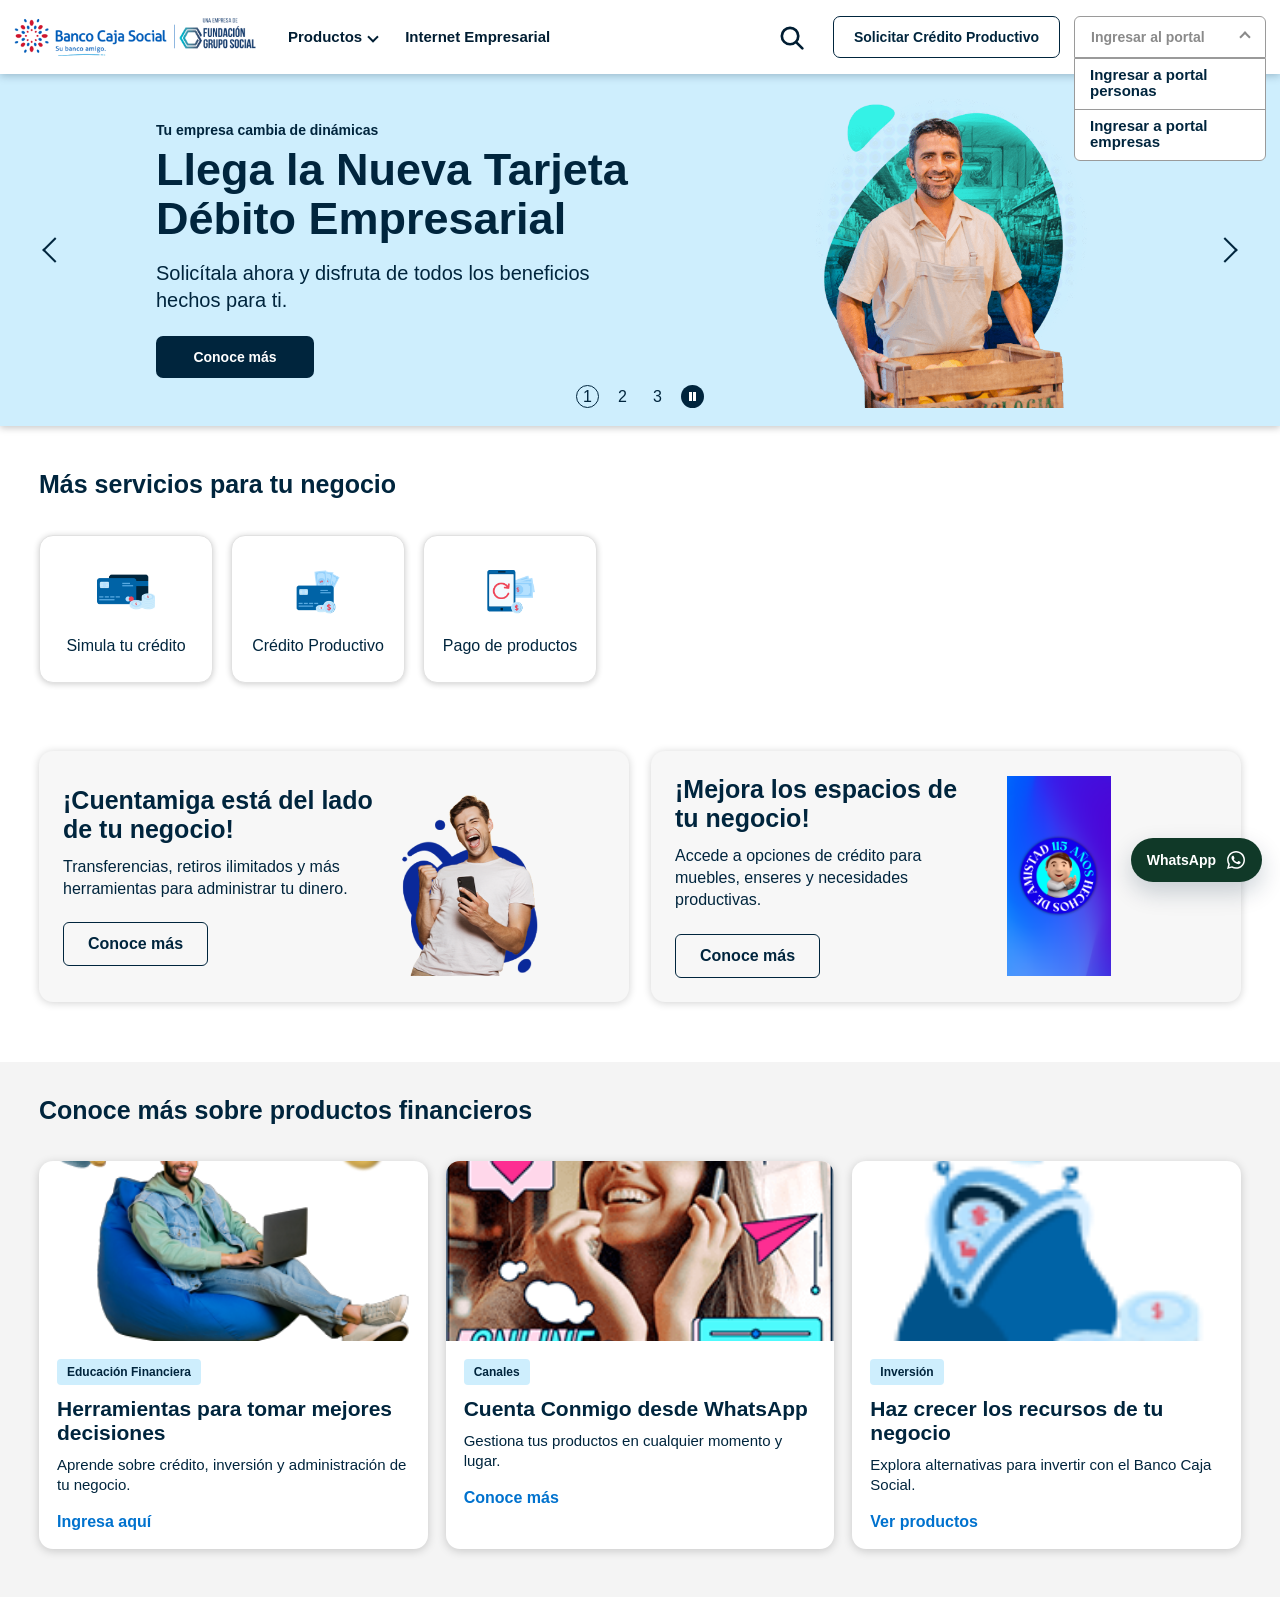
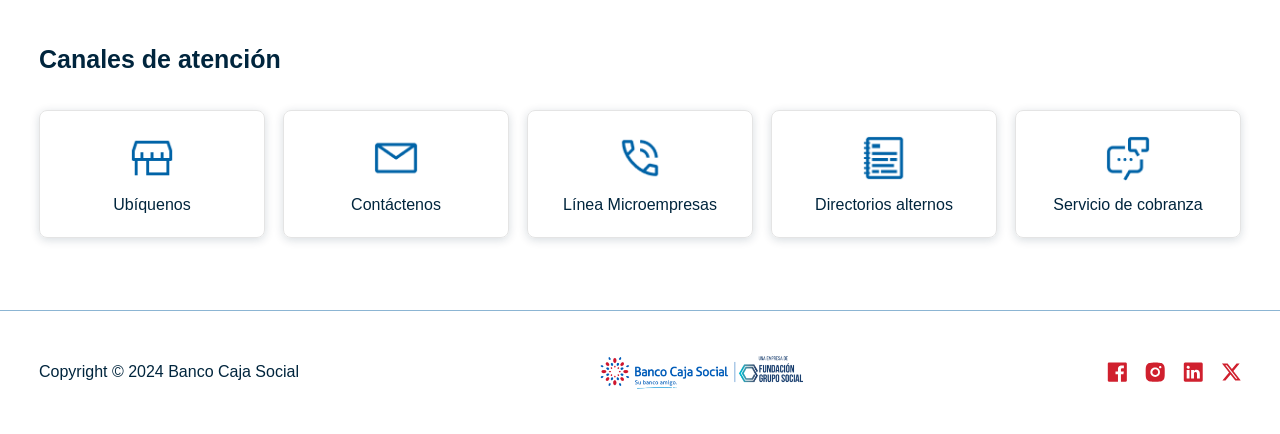
<file: pages/empresarios.html>
<!DOCTYPE html>
<html lang="es-CO">
<head>
  <meta charset="UTF-8">
  <meta name="viewport" content="width=device-width, initial-scale=1.0">
  <meta name="description" content="Productos financieros para negocios y emprendedores del Banco Caja Social.">
  <title>Productos financieros para negocios y emprendedores</title>
  <link rel="icon" type="image/webp" href="../Images/iso-ban-caja-social.webp">
  <link rel="stylesheet" href="empresarios.css">
</head>
<body class="empresarios-page">
  <header class="business-header">
    <div class="topbar">
      <div class="container topbar-content">
        <nav class="audience-tabs" aria-label="Tipo de cliente">
          <a class="tab" href="../index.html">Personas</a>
          <a class="tab active" href="empresarios.html">Empresarios</a>
          <a class="tab" href="empresas.html">Empresas</a>
        </nav>

        <div class="topbar-links">
          <a href="#">Transparencia</a>
          <a href="#">Accesibilidad</a>
          <span class="accessibility-icon" aria-hidden="true">
            <svg viewBox="0 0 24 24">
              <circle cx="12" cy="12" r="9.4"></circle>
              <circle cx="12" cy="6.9" r="1.45"></circle>
              <path d="M6.8 9.5h10.4M12 8.8v5.1m0 0-3.2 5.1m3.2-5.1 3.2 5.1m-3.2-5.1-2.8-1.8m2.8 1.8 2.8-1.8"></path>
            </svg>
          </span>
        </div>
      </div>
    </div>

    <nav class="main-nav">
      <div class="container nav-layout">
        <a class="brand" href="empresarios.html">
          <img src="../Images/Logo-Banco-Caja-Social.png" alt="Banco Caja Social">
        </a>

        <button class="menu-toggle" type="button" aria-expanded="false" aria-controls="business-menu">
          <span>Menú</span>
          <i aria-hidden="true"></i>
        </button>

        <div class="nav-menu" id="business-menu">
          <ul class="primary-links">
            <li class="has-mega">
              <button type="button" class="nav-link">Productos <span aria-hidden="true"></span></button>
              <div class="mega-menu">
                <div class="mega-layout">
                  <div class="mega-categories">
                    <a class="active" href="#">Pagos y Recaudos</a>
                    <a href="#">Cuentas Bancarias</a>
                    <a href="#">Crédito Microempresa</a>
                    <a href="#">Inversión</a>
                    <a href="#">Seguros</a>
                    <a href="#">Tarjetas de Crédito</a>
                  </div>
                  <div class="mega-products">
                    <a href="#">Recaudo</a>
                    <a href="#">Adquirencia</a>
                    <a href="#">Pagos a Terceros</a>
                    <a href="#">Pagos de Nómina</a>
                    <a href="#">Ver todos los productos</a>
                  </div>
                  <img src="../Images/imagen-menu-personas.png" alt="">
                </div>
              </div>
            </li>
            <li><a class="nav-link" href="#">Internet Empresarial</a></li>
          </ul>

          <div class="nav-actions">
            <button class="search-button" type="button" aria-label="Buscar">
              <svg viewBox="0 0 24 24" aria-hidden="true">
                <circle cx="10.8" cy="10.8" r="6.8"></circle>
                <path d="m16 16 5 5"></path>
              </svg>
            </button>
            <a class="btn btn-outline" href="#">Solicitar Crédito Productivo</a>
            <div class="portal-dropdown open">
              <button class="btn btn-primary" type="button" aria-expanded="true">
                Ingresar al portal
                <span aria-hidden="true"></span>
              </button>
              <ul>
                <li><a href="portal-personas.html">Ingresar a portal personas</a></li>
                <li><a href="portal-personas-anterior.html">Ingresar a portal empresas</a></li>
              </ul>
            </div>
          </div>
        </div>
      </div>
    </nav>
  </header>

  <main>
    <section class="hero-carousel" aria-label="Promociones para empresarios">
      <div class="hero-track">
        <article class="hero-slide active hero-blue">
          <div class="container hero-layout">
            <div class="hero-media">
              <img src="../Images/Banner2.png" alt="Empresario con caja de productos">
            </div>
            <div class="hero-copy">
              <p>Tu empresa cambia de dinámicas</p>
              <h1>Llega la Nueva Tarjeta Débito Empresarial</h1>
              <span>Solicítala ahora y disfruta de todos los beneficios hechos para ti.</span>
              <a class="btn btn-dark" href="#">Conoce más</a>
            </div>
          </div>
        </article>

        <article class="hero-slide hero-indigo">
          <div class="container hero-layout">
            <div class="hero-media">
              <img src="../Images/1108-dest-compra-de-cartera.png" alt="Cliente de crédito productivo">
            </div>
            <div class="hero-copy">
              <p>Crédito Productivo</p>
              <h1>Para que tu negocio siga creciendo</h1>
              <span>Accede a financiación y transforma tus metas en logros reales.</span>
              <a class="btn btn-dark" href="#">¡Inicia tu solicitud!</a>
            </div>
          </div>
        </article>

        <article class="hero-slide hero-yellow">
          <div class="container hero-layout">
            <div class="hero-media">
              <img src="../Images/cuentas.png" alt="Producto financiero para negocios">
            </div>
            <div class="hero-copy">
              <p>Cuentas Bancarias</p>
              <h1>¡Cuentamiga está del lado de tu negocio!</h1>
              <span>Transferencias, retiros ilimitados y más servicios para tu operación.</span>
              <a class="btn btn-dark" href="#">Conoce más</a>
            </div>
          </div>
        </article>
      </div>

      <button class="carousel-arrow prev" type="button" aria-label="Anterior"></button>
      <button class="carousel-arrow next" type="button" aria-label="Siguiente"></button>
      <div class="carousel-indicators" aria-label="Cambiar diapositiva">
        <button class="active" type="button" aria-label="Diapositiva 1">1</button>
        <button type="button" aria-label="Diapositiva 2">2</button>
        <button type="button" aria-label="Diapositiva 3">3</button>
        <button class="pause" type="button" aria-label="Pausar carrusel"><span></span></button>
      </div>
    </section>

    <section class="container services-section">
      <h2>Más servicios para tu negocio</h2>
      <div class="quick-grid">
        <a class="quick-card" href="#">
          <img src="../Images/cuentas.png" alt="">
          <span>Simula tu crédito</span>
        </a>
        <a class="quick-card" href="#">
          <img src="../Images/cuentamiga.png" alt="">
          <span>Crédito Productivo</span>
        </a>
        <a class="quick-card" href="#">
          <img src="../Images/Recargas-PSE.png" alt="">
          <span>Pago de productos</span>
        </a>
      </div>
    </section>

    <section class="container business-cards">
      <article class="feature-card">
        <div>
          <h2>¡Cuentamiga está del lado de tu negocio!</h2>
          <p>Transferencias, retiros ilimitados y más herramientas para administrar tu dinero.</p>
          <a class="outline-link" href="#">Conoce más</a>
        </div>
        <img src="../Images/1109-banpubli-recargas-pse.png" alt="Persona usando servicios digitales">
      </article>

      <article class="feature-card">
        <div>
          <h2>¡Mejora los espacios de tu negocio!</h2>
          <p>Accede a opciones de crédito para muebles, enseres y necesidades productivas.</p>
          <a class="outline-link" href="#">Conoce más</a>
        </div>
        <img src="../Images/1901-cardgr-115anos.png" alt="Emprendedores y clientes del banco">
      </article>
    </section>

    <section class="more-info">
      <div class="container">
        <h2>Conoce más sobre productos financieros</h2>
        <div class="info-grid">
          <article class="info-card">
            <img src="../Images/Recom-pq-amigos-de-las-finanzas.png" alt="">
            <div>
              <span>Educación Financiera</span>
              <h3>Herramientas para tomar mejores decisiones</h3>
              <p>Aprende sobre crédito, inversión y administración de tu negocio.</p>
              <a href="#">Ingresa aquí</a>
            </div>
          </article>
          <article class="info-card">
            <img src="../Images/2611-recom-pq-whatsapp.png" alt="">
            <div>
              <span>Canales</span>
              <h3>Cuenta Conmigo desde WhatsApp</h3>
              <p>Gestiona tus productos en cualquier momento y lugar.</p>
              <a href="#">Conoce más</a>
            </div>
          </article>
          <article class="info-card">
            <img src="../Images/cdt.png" alt="">
            <div>
              <span>Inversión</span>
              <h3>Haz crecer los recursos de tu negocio</h3>
              <p>Explora alternativas para invertir con el Banco Caja Social.</p>
              <a href="#">Ver productos</a>
            </div>
          </article>
        </div>
      </div>
    </section>

    <section class="container channels-section">
      <h2>Canales de atención</h2>
      <div class="channel-grid">
        <a class="channel-card" href="#"><img src="../Images/ubiquenos.png" alt=""><span>Ubíquenos</span></a>
        <a class="channel-card" href="#"><img src="../Images/contactenos.png" alt=""><span>Contáctenos</span></a>
        <a class="channel-card" href="#"><img src="../Images/lineas-de-atencion.png" alt=""><span>Línea Microempresas</span></a>
        <a class="channel-card" href="#"><img src="../Images/directorios-alternos.png" alt=""><span>Directorios alternos</span></a>
        <a class="channel-card" href="#"><img src="../Images/lineas-de-cobranza.png" alt=""><span>Servicio de cobranza</span></a>
      </div>
    </section>
  </main>

  <footer class="business-footer">
    <div class="container footer-layout">
      <p>Copyright © 2024 Banco Caja Social</p>
      <img src="../Images/Logo-Banco-Caja-Social.png" alt="Banco Caja Social">
      <div class="footer-social" aria-label="Redes sociales">
        <a href="#"><img src="../Images/Logo_Facebook.svg" alt="Facebook"></a>
        <a href="#"><img src="../Images/Logo_instagram.svg" alt="Instagram"></a>
        <a href="#"><img src="../Images/Logo_linkendin.svg" alt="LinkedIn"></a>
        <a href="#"><img src="../Images/Logo_twitter.svg" alt="X"></a>
      </div>
    </div>
  </footer>

  <a class="whatsapp-button" href="https://api.whatsapp.com/send?phone=573176436683&text=Hola%2C+necesito+ayuda+" target="_blank" rel="noopener" aria-label="Abrir WhatsApp Banco Caja Social">
    <span>WhatsApp</span>
    <img src="../Images/whatsapp-logo.svg" alt="">
  </a>

  <script src="empresarios.js"></script>
</body>
</html>
</file>
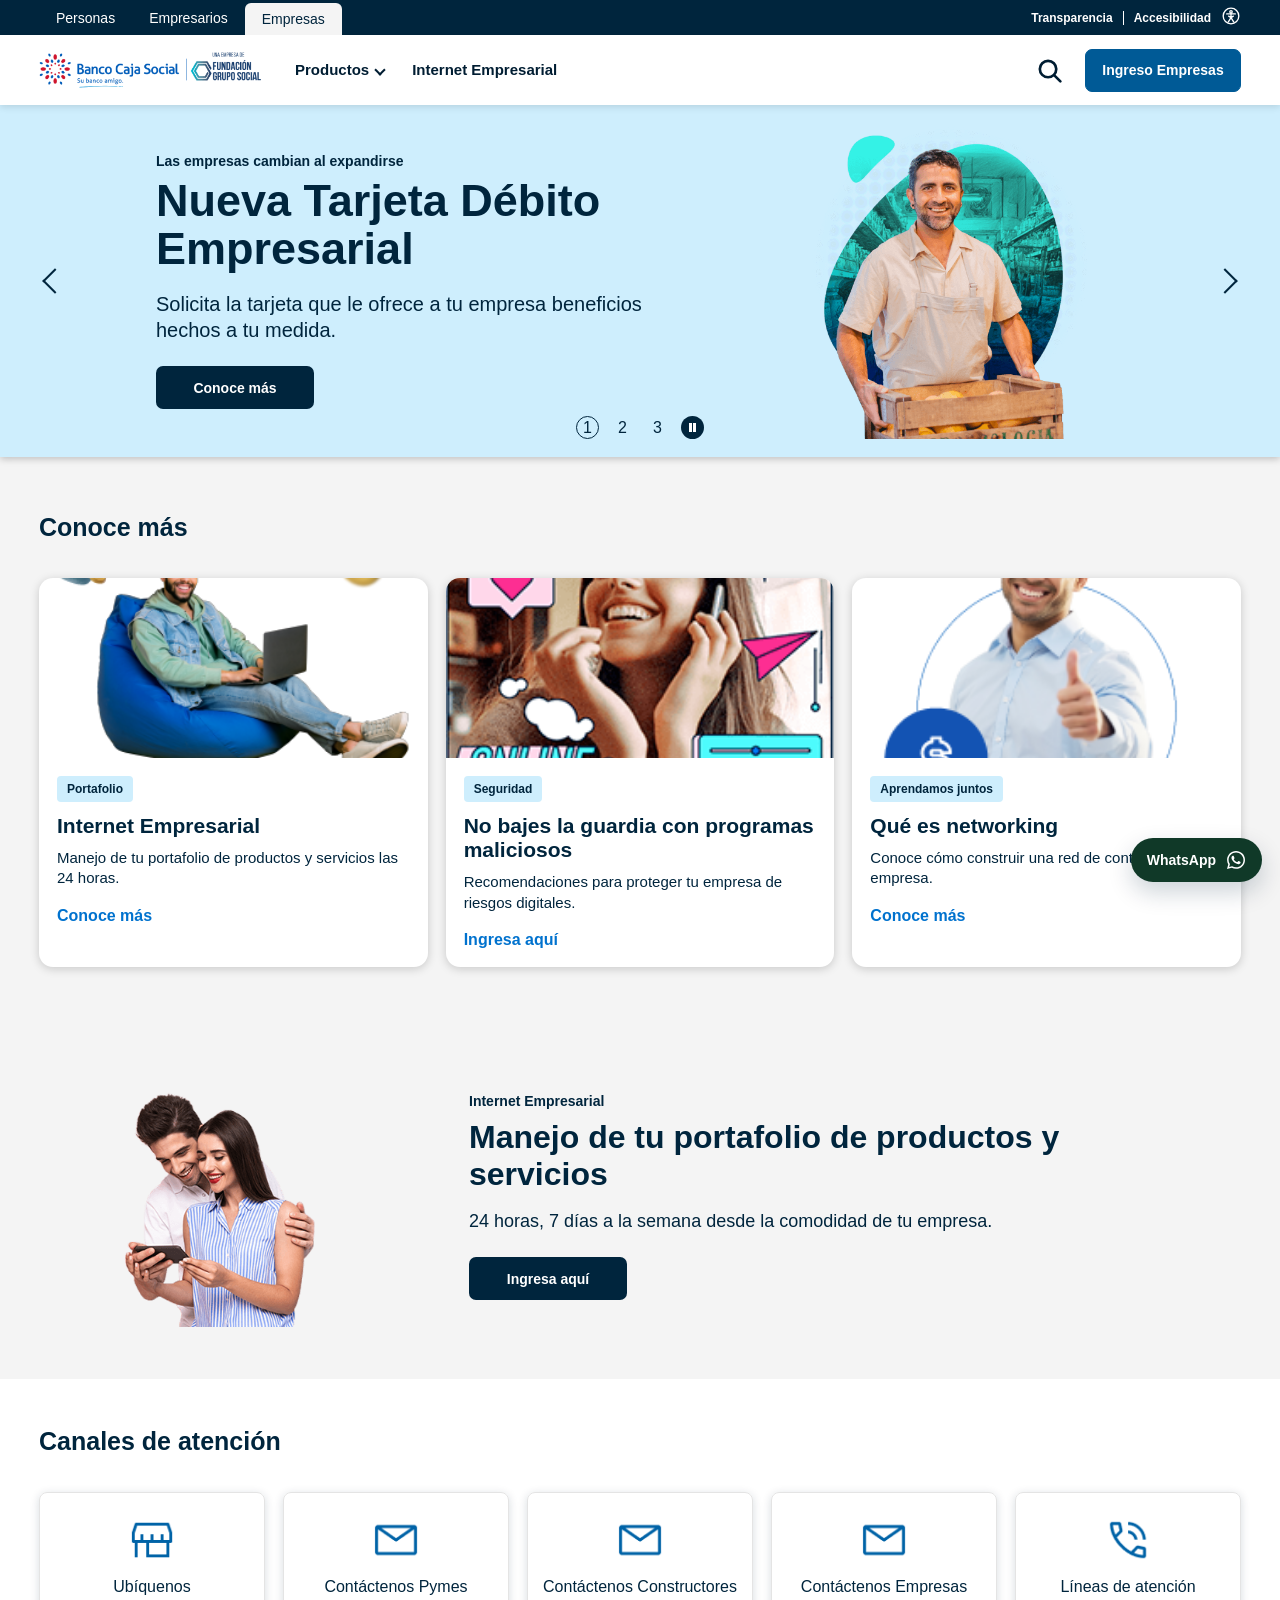
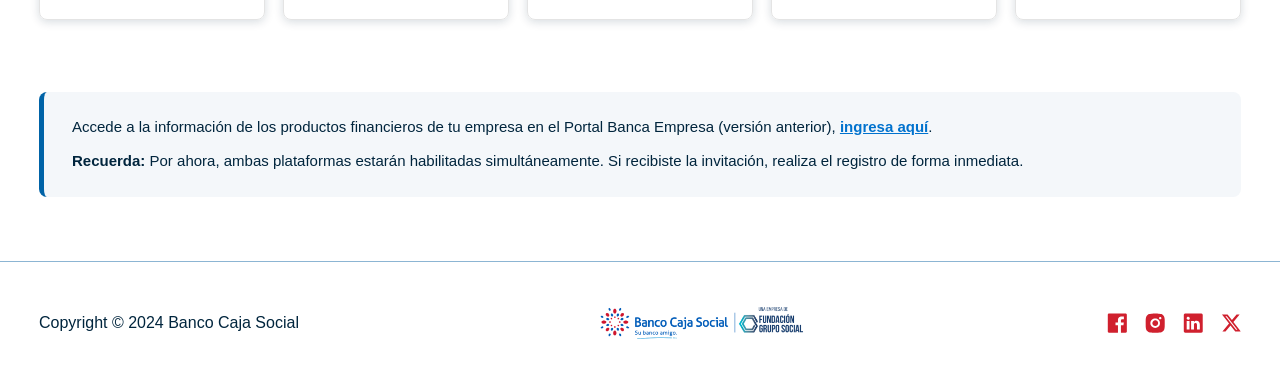
<file: pages/empresas.html>
<!DOCTYPE html>
<html lang="es-CO">
<head>
  <meta charset="UTF-8">
  <meta name="viewport" content="width=device-width, initial-scale=1.0">
  <meta name="description" content="Banca empresarial del Banco Caja Social con soluciones financieras para empresas.">
  <title>Banca empresarial | Banco Caja Social</title>
  <link rel="icon" type="image/webp" href="../Images/iso-ban-caja-social.webp">
  <link rel="stylesheet" href="empresarios.css">
</head>
<body>
  <header class="business-header">
    <div class="topbar">
      <div class="container topbar-content">
        <nav class="audience-tabs" aria-label="Tipo de cliente">
          <a class="tab" href="../index.html">Personas</a>
          <a class="tab" href="empresarios.html">Empresarios</a>
          <a class="tab active" href="empresas.html">Empresas</a>
        </nav>

        <div class="topbar-links">
          <a href="#">Transparencia</a>
          <a href="#">Accesibilidad</a>
          <span class="accessibility-icon" aria-hidden="true">
            <svg viewBox="0 0 24 24">
              <circle cx="12" cy="12" r="9.4"></circle>
              <circle cx="12" cy="6.9" r="1.45"></circle>
              <path d="M6.8 9.5h10.4M12 8.8v5.1m0 0-3.2 5.1m3.2-5.1 3.2 5.1m-3.2-5.1-2.8-1.8m2.8 1.8 2.8-1.8"></path>
            </svg>
          </span>
        </div>
      </div>
    </div>

    <nav class="main-nav">
      <div class="container nav-layout">
        <a class="brand" href="empresas.html">
          <img src="../Images/Logo-Banco-Caja-Social.png" alt="Banco Caja Social">
        </a>

        <button class="menu-toggle" type="button" aria-expanded="false" aria-controls="business-menu">
          <span>Menú</span>
          <i aria-hidden="true"></i>
        </button>

        <div class="nav-menu" id="business-menu">
          <ul class="primary-links">
            <li class="has-mega">
              <button type="button" class="nav-link">Productos <span aria-hidden="true"></span></button>
              <div class="mega-menu">
                <div class="mega-layout">
                  <div class="mega-categories">
                    <a class="active" href="#">Pagos y Recaudos</a>
                    <a href="#">Cuentas Bancarias</a>
                    <a href="#">Inversión</a>
                    <a href="#">Crédito Empresas</a>
                    <a href="#">Tarjetas de Crédito</a>
                  </div>
                  <div class="mega-products">
                    <a href="#">Recaudo</a>
                    <a href="#">Adquirencia</a>
                    <a href="#">Débito Automático</a>
                    <a href="#">Botón de Pagos PSE</a>
                    <a href="#">Pagos de Nómina</a>
                    <a href="#">Pagos a Terceros</a>
                    <a href="#">Ver todos los productos</a>
                  </div>
                  <img src="../Images/imagen-menu-personas.png" alt="">
                </div>
              </div>
            </li>
            <li><a class="nav-link" href="#">Internet Empresarial</a></li>
          </ul>

          <div class="nav-actions">
            <button class="search-button" type="button" aria-label="Buscar">
              <svg viewBox="0 0 24 24" aria-hidden="true">
                <circle cx="10.8" cy="10.8" r="6.8"></circle>
                <path d="m16 16 5 5"></path>
              </svg>
            </button>
            <a class="btn btn-primary single-login" href="portal-personas-anterior.html">Ingreso Empresas</a>
          </div>
        </div>
      </div>
    </nav>
  </header>

  <main>
    <section class="hero-carousel" aria-label="Banca empresarial">
      <div class="hero-track">
        <article class="hero-slide active hero-blue">
          <div class="container hero-layout">
            <div class="hero-media">
              <img src="../Images/Banner2.png" alt="Tarjeta débito empresarial">
            </div>
            <div class="hero-copy">
              <p>Las empresas cambian al expandirse</p>
              <h1>Nueva Tarjeta Débito Empresarial</h1>
              <span>Solicita la tarjeta que le ofrece a tu empresa beneficios hechos a tu medida.</span>
              <a class="btn btn-dark" href="#">Conoce más</a>
            </div>
          </div>
        </article>

        <article class="hero-slide hero-indigo">
          <div class="container hero-layout">
            <div class="hero-media">
              <img src="../Images/cuentamiga.png" alt="Cuentamiga empresarial">
            </div>
            <div class="hero-copy">
              <p>Cuentas Bancarias</p>
              <h1>Cuentamiga Empresarial</h1>
              <span>Transfiere sin costo y administra recursos con herramientas para tu empresa.</span>
              <a class="btn btn-dark" href="#">Conoce más</a>
            </div>
          </div>
        </article>

        <article class="hero-slide hero-yellow">
          <div class="container hero-layout">
            <div class="hero-media">
              <img src="../Images/cuentas.png" alt="Cuenta corriente empresarial">
            </div>
            <div class="hero-copy">
              <p>Cuentas Bancarias</p>
              <h1>Cuenta Corriente</h1>
              <span>Diseñada para facilitar el manejo de los recursos de tu empresa.</span>
              <a class="btn btn-dark" href="#">Ingresa aquí</a>
            </div>
          </div>
        </article>
      </div>

      <button class="carousel-arrow prev" type="button" aria-label="Anterior"></button>
      <button class="carousel-arrow next" type="button" aria-label="Siguiente"></button>
      <div class="carousel-indicators" aria-label="Cambiar diapositiva">
        <button class="active" type="button" aria-label="Diapositiva 1">1</button>
        <button type="button" aria-label="Diapositiva 2">2</button>
        <button type="button" aria-label="Diapositiva 3">3</button>
        <button class="pause" type="button" aria-label="Pausar carrusel"><span></span></button>
      </div>
    </section>

    <section class="more-info company-more">
      <div class="container">
        <h2>Conoce más</h2>
        <div class="info-grid">
          <article class="info-card">
            <img src="../Images/Recom-pq-amigos-de-las-finanzas.png" alt="">
            <div>
              <span>Portafolio</span>
              <h3>Internet Empresarial</h3>
              <p>Manejo de tu portafolio de productos y servicios las 24 horas.</p>
              <a href="#">Conoce más</a>
            </div>
          </article>
          <article class="info-card">
            <img src="../Images/2611-recom-pq-whatsapp.png" alt="">
            <div>
              <span>Seguridad</span>
              <h3>No bajes la guardia con programas maliciosos</h3>
              <p>Recomendaciones para proteger tu empresa de riesgos digitales.</p>
              <a href="#">Ingresa aquí</a>
            </div>
          </article>
          <article class="info-card">
            <img src="../Images/1108-dest-compra-de-cartera.png" alt="">
            <div>
              <span>Aprendamos juntos</span>
              <h3>Qué es networking</h3>
              <p>Conoce cómo construir una red de contactos para tu empresa.</p>
              <a href="#">Conoce más</a>
            </div>
          </article>
        </div>
      </div>
    </section>

    <section class="company-banner">
      <div class="container company-banner-layout">
        <img src="../Images/mi-banco-amigo-evento.png" alt="Internet empresarial">
        <div>
          <p>Internet Empresarial</p>
          <h2>Manejo de tu portafolio de productos y servicios</h2>
          <span>24 horas, 7 días a la semana desde la comodidad de tu empresa.</span>
          <a class="btn btn-dark" href="#">Ingresa aquí</a>
        </div>
      </div>
    </section>

    <section class="container channels-section">
      <h2>Canales de atención</h2>
      <div class="channel-grid">
        <a class="channel-card" href="#"><img src="../Images/ubiquenos.png" alt=""><span>Ubíquenos</span></a>
        <a class="channel-card" href="#"><img src="../Images/contactenos.png" alt=""><span>Contáctenos Pymes</span></a>
        <a class="channel-card" href="#"><img src="../Images/contactenos.png" alt=""><span>Contáctenos Constructores</span></a>
        <a class="channel-card" href="#"><img src="../Images/contactenos.png" alt=""><span>Contáctenos Empresas</span></a>
        <a class="channel-card" href="#"><img src="../Images/lineas-de-atencion.png" alt=""><span>Líneas de atención</span></a>
      </div>
    </section>

    <section class="container company-reminder">
      <p>
        Accede a la información de los productos financieros de tu empresa en el Portal Banca Empresa
        (versión anterior), <a href="portal-personas-anterior.html">ingresa aquí</a>.
      </p>
      <p>
        <strong>Recuerda:</strong> Por ahora, ambas plataformas estarán habilitadas simultáneamente.
        Si recibiste la invitación, realiza el registro de forma inmediata.
      </p>
    </section>
  </main>

  <footer class="business-footer">
    <div class="container footer-layout">
      <p>Copyright © 2024 Banco Caja Social</p>
      <img src="../Images/Logo-Banco-Caja-Social.png" alt="Banco Caja Social">
      <div class="footer-social" aria-label="Redes sociales">
        <a href="#"><img src="../Images/Logo_Facebook.svg" alt="Facebook"></a>
        <a href="#"><img src="../Images/Logo_instagram.svg" alt="Instagram"></a>
        <a href="#"><img src="../Images/Logo_linkendin.svg" alt="LinkedIn"></a>
        <a href="#"><img src="../Images/Logo_twitter.svg" alt="X"></a>
      </div>
    </div>
  </footer>

  <a class="whatsapp-button" href="https://api.whatsapp.com/send?phone=573176436683&text=Hola%2C+necesito+ayuda+" target="_blank" rel="noopener" aria-label="Abrir WhatsApp Banco Caja Social">
    <span>WhatsApp</span>
    <img src="../Images/whatsapp-logo.svg" alt="">
  </a>

  <script src="empresarios.js"></script>
</body>
</html>
</file>
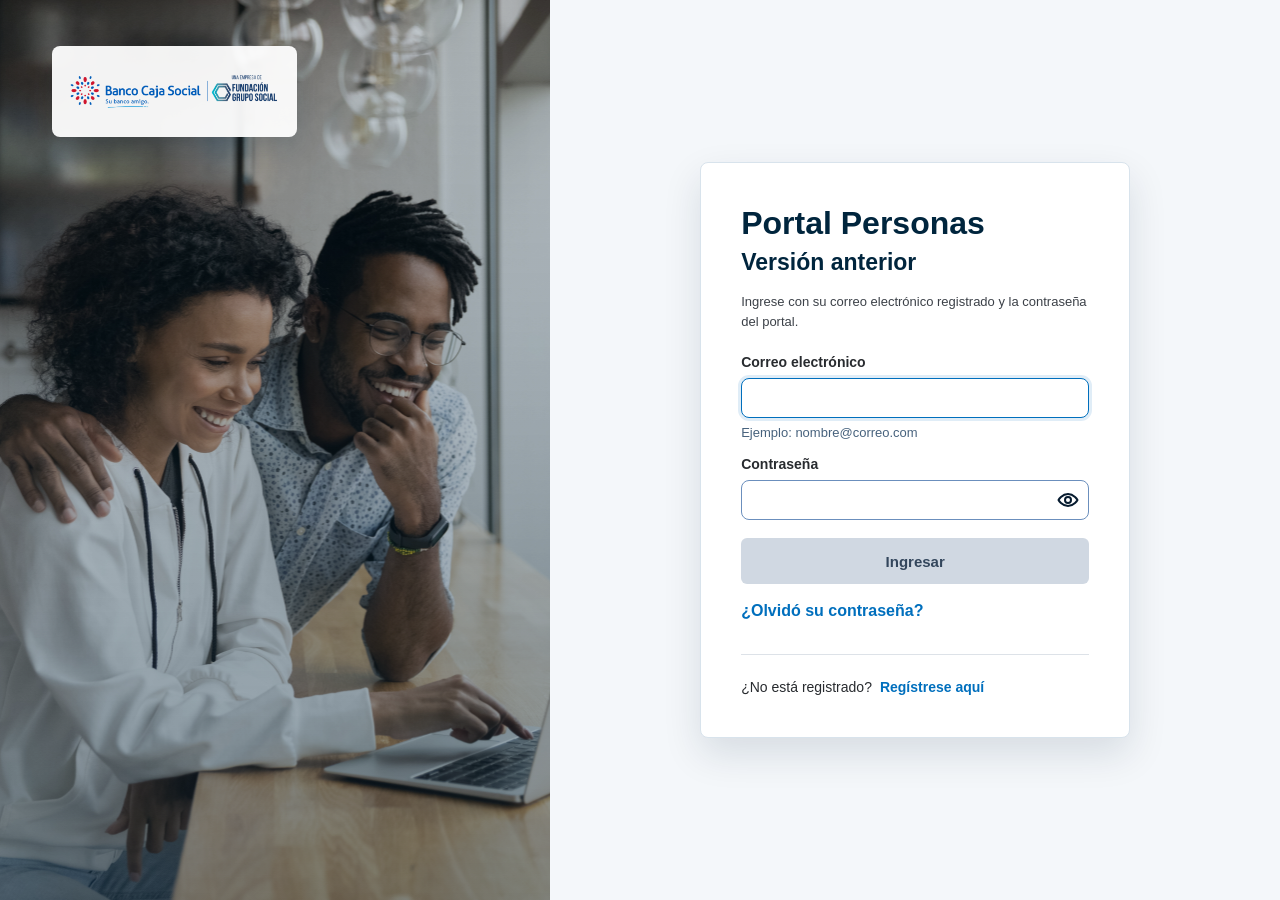
<file: pages/portal-personas-anterior.html>
<!DOCTYPE html>
<html lang="es">
<head>
  <meta charset="UTF-8">
  <meta name="viewport" content="width=device-width, initial-scale=1.0">
  <meta name="robots" content="noindex, nofollow">
  <title>Inicio de sesi&oacute;n - Portal Personas versi&oacute;n anterior</title>
  <link rel="icon" type="image/webp" href="../Images/iso-ban-caja-social.webp">
  <link rel="stylesheet" href="portal-login.css">
</head>
<body>
  <main class="login-page login-page-legacy">
    <section class="legacy-hero" aria-label="Portal Personas versi&oacute;n anterior">
      <img class="brand-logo" src="../Images/Logo-Banco-Caja-Social.png" alt="Banco Caja Social. Su banco amigo. Una empresa de Fundaci&oacute;n Grupo Social.">
    </section>

    <section class="legacy-panel" aria-labelledby="legacy-title">
      <div class="legacy-card">
        <h1 id="legacy-title">Portal Personas<br><span>Versi&oacute;n anterior</span></h1>
        <p class="login-help">
          Ingrese con su correo electr&oacute;nico registrado y la contrase&ntilde;a del portal.
        </p>

        <form class="login-form" action="#" method="post" novalidate>
          <div class="form-field">
            <label for="legacy-email">Correo electr&oacute;nico</label>
            <input id="legacy-email" name="email" type="email" autocomplete="email" autofocus>
            <small>Ejemplo: nombre@correo.com</small>
            <p class="input-error" id="legacy-email-error" hidden>
              Ingrese un correo electr&oacute;nico v&aacute;lido.
            </p>
          </div>

          <div class="form-field">
            <label for="legacy-password">Contrase&ntilde;a</label>
            <div class="password-wrap">
              <input id="legacy-password" name="password" type="password" autocomplete="current-password">
              <button class="password-toggle" type="button" aria-label="Mostrar contrase&ntilde;a" aria-controls="legacy-password">
                <svg viewBox="0 0 24 24" aria-hidden="true" focusable="false">
                  <path d="M2.5 12s3.4-6 9.5-6 9.5 6 9.5 6-3.4 6-9.5 6-9.5-6-9.5-6Z"></path>
                  <circle cx="12" cy="12" r="3"></circle>
                </svg>
              </button>
            </div>
            <p class="input-error" id="legacy-password-error" hidden>
              Ingrese su contrase&ntilde;a.
            </p>
          </div>

          <div class="legacy-actions">
            <button class="primary-square-button" id="legacy-next-button" type="submit" disabled>Ingresar</button>
            <a href="recuperar-contrasena.html">&iquest;Olvid&oacute; su contrase&ntilde;a?</a>
          </div>
        </form>

        <div class="legacy-register">
          <span>&iquest;No est&aacute; registrado?</span>
          <a href="registro.html">Reg&iacute;strese aqu&iacute;</a>
        </div>
      </div>
    </section>
  </main>

  <script src="portal-login.js"></script>
</body>
</html>
</file>
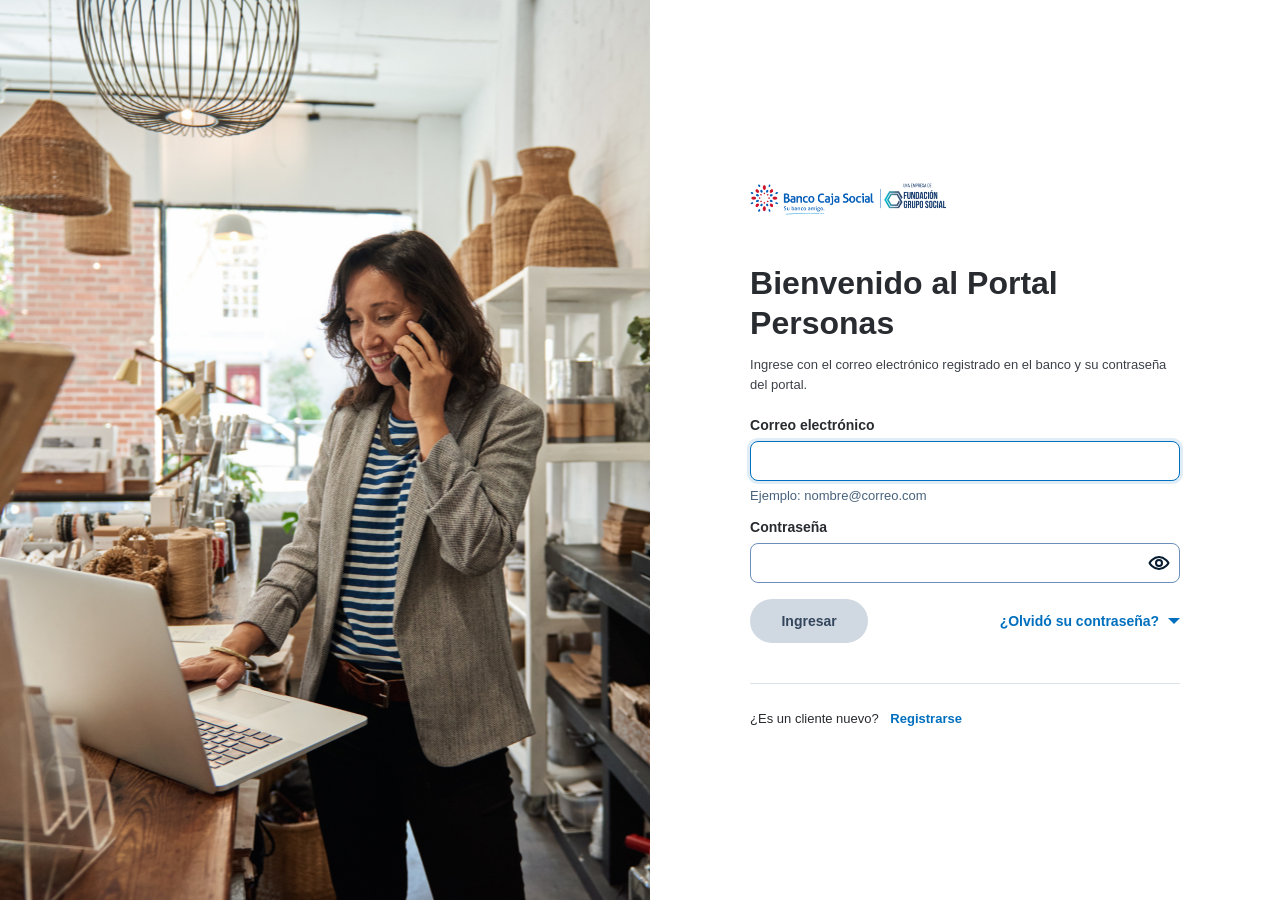
<file: pages/portal-personas.html>
﻿<!DOCTYPE html>
<html lang="es">
<head>
  <meta charset="UTF-8">
  <meta name="viewport" content="width=device-width, initial-scale=1.0">
  <meta name="robots" content="noindex, nofollow">
  <title>Inicio de sesión - Portal Personas Banco Caja Social</title>
  <link rel="icon" type="image/webp" href="../Images/iso-ban-caja-social.webp">
  <link rel="stylesheet" href="portal-login.css">
</head>
<body>
  <main class="login-page login-page-modern">
    <section class="login-visual login-visual-modern" aria-label="Portal Personas Banco Caja Social"></section>

    <section class="login-panel" aria-labelledby="login-title">
      <div class="login-card">
        <img class="brand-logo" src="../Images/Logo-Banco-Caja-Social.png" alt="Banco Caja Social. Su banco amigo. Una empresa de Fundación Grupo Social.">

        <h1 id="login-title">Bienvenido al Portal Personas</h1>

        <p class="login-help">
          Ingrese con el correo electrónico registrado en el banco y su contraseña del portal.
        </p>

        <form class="login-form" action="#" method="post" novalidate>
          <div class="form-field">
            <label for="email">Correo electrónico</label>
            <input id="email" name="email" type="email" autocomplete="email" autofocus>
            <small>Ejemplo: nombre@correo.com</small>
            <p class="input-error" id="email-error" hidden>
              Ingrese un correo electrónico válido.
            </p>
          </div>

          <div class="form-field">
            <label for="password">Contraseña</label>
            <div class="password-wrap">
              <input id="password" name="password" type="password" autocomplete="current-password">
              <button class="password-toggle" type="button" aria-label="Mostrar contraseña" aria-controls="password">
                <svg viewBox="0 0 24 24" aria-hidden="true" focusable="false">
                  <path d="M2.5 12s3.4-6 9.5-6 9.5 6 9.5 6-3.4 6-9.5 6-9.5-6-9.5-6Z"></path>
                  <circle cx="12" cy="12" r="3"></circle>
                </svg>
              </button>
            </div>
            <p class="input-error" id="password-error" hidden>
              Ingrese su contraseña.
            </p>
          </div>

          <div class="login-actions">
            <button class="next-button" id="next-button" type="submit" disabled>Ingresar</button>

            <div class="forgot-wrapper">
              <button class="forgot-button" type="button" id="forgot-button" aria-expanded="false" aria-controls="forgot-menu">
                ¿Olvidó su contraseña?
                <span aria-hidden="true"></span>
              </button>
              <div class="forgot-menu" id="forgot-menu" hidden>
                <a href="recuperar-contrasena.html">Recuperar contraseña</a>
              </div>
            </div>
          </div>
        </form>

        <hr>

        <p class="register-copy">
          ¿Es un cliente nuevo?
          <a href="registro.html">Registrarse</a>
        </p>
      </div>
    </section>
  </main>

  <script src="portal-login.js"></script>
</body>
</html>
</file>
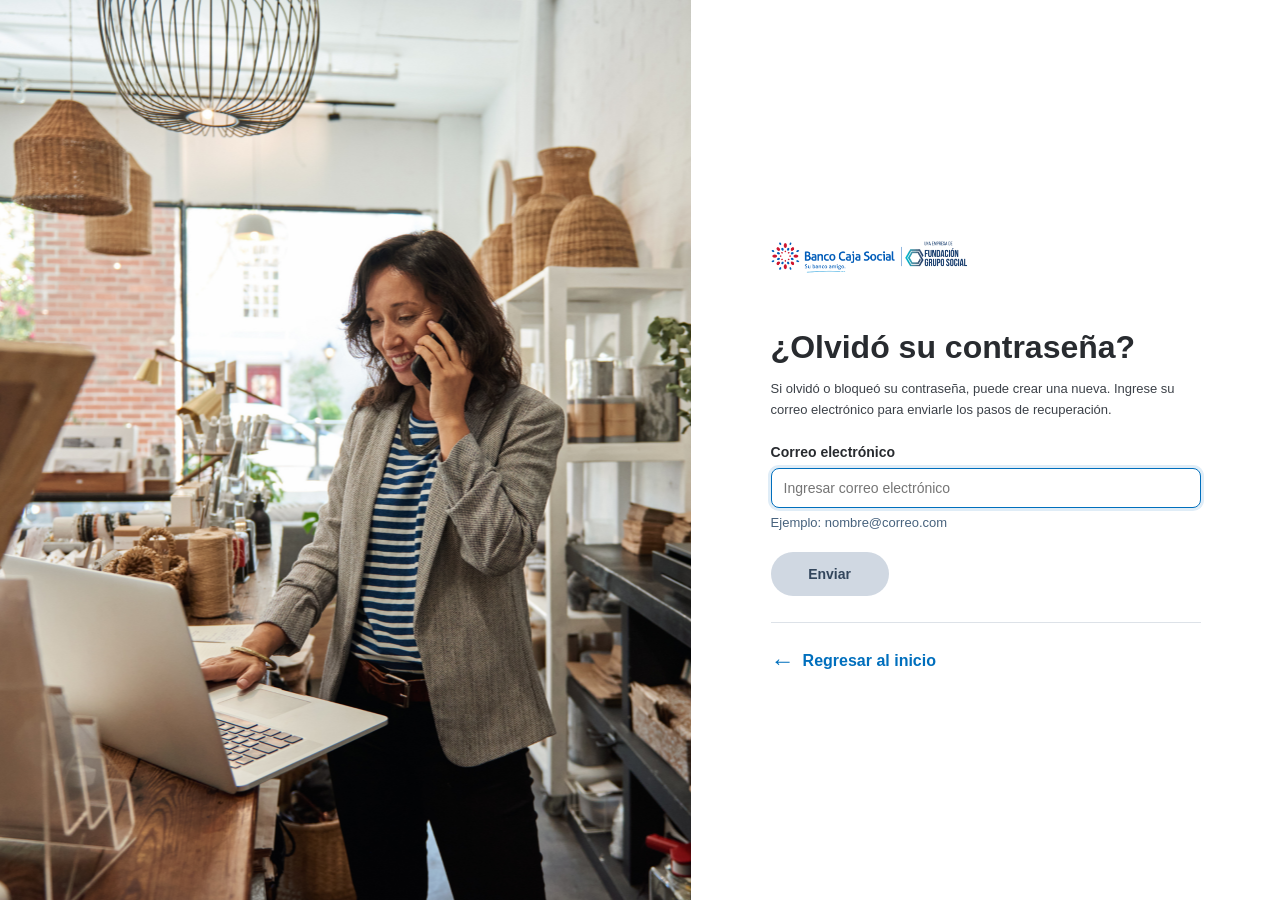
<file: pages/recuperar-contrasena.html>
<!DOCTYPE html>
<html lang="es">
<head>
  <meta charset="UTF-8">
  <meta name="viewport" content="width=device-width, initial-scale=1.0">
  <meta name="robots" content="noindex, nofollow">
  <title>Recuperar contrase&ntilde;a - Portal Personas Banco Caja Social</title>
  <link rel="icon" type="image/webp" href="../Images/iso-ban-caja-social.webp">
  <link rel="stylesheet" href="portal-login.css">
</head>
<body>
  <main class="recovery-page">
    <section class="recovery-visual" aria-label="Recuperar contrase&ntilde;a Portal Personas Banco Caja Social"></section>

    <section class="recovery-panel" aria-labelledby="recovery-title">
      <div class="recovery-card">
        <img class="brand-logo" src="../Images/Logo-Banco-Caja-Social.png" alt="Banco Caja Social. Su banco amigo. Una empresa de Fundaci&oacute;n Grupo Social.">

        <h1 id="recovery-title">&iquest;Olvid&oacute; su contrase&ntilde;a?</h1>

        <p class="login-help">
          Si olvid&oacute; o bloque&oacute; su contrase&ntilde;a, puede crear una nueva. Ingrese su correo electr&oacute;nico para enviarle los pasos de recuperaci&oacute;n.
        </p>

        <form class="recovery-form" action="#" method="post" novalidate>
          <div class="form-field">
            <label for="recovery-email">Correo electr&oacute;nico</label>
            <input id="recovery-email" name="email" type="email" autocomplete="email" placeholder="Ingresar correo electr&oacute;nico" autofocus>
            <small>Ejemplo: nombre@correo.com</small>
            <p class="input-error" id="recovery-email-error" hidden>
              Ingrese un correo electr&oacute;nico v&aacute;lido.
            </p>
          </div>

          <button class="next-button" id="recovery-button" type="submit" disabled>Enviar</button>
        </form>

        <hr>

        <a class="back-link" href="portal-personas.html" aria-label="Regresar al inicio de sesi&oacute;n">
          <span aria-hidden="true">&larr;</span>
          Regresar al inicio
        </a>
      </div>
    </section>
  </main>

  <script src="portal-login.js"></script>
</body>
</html>
</file>
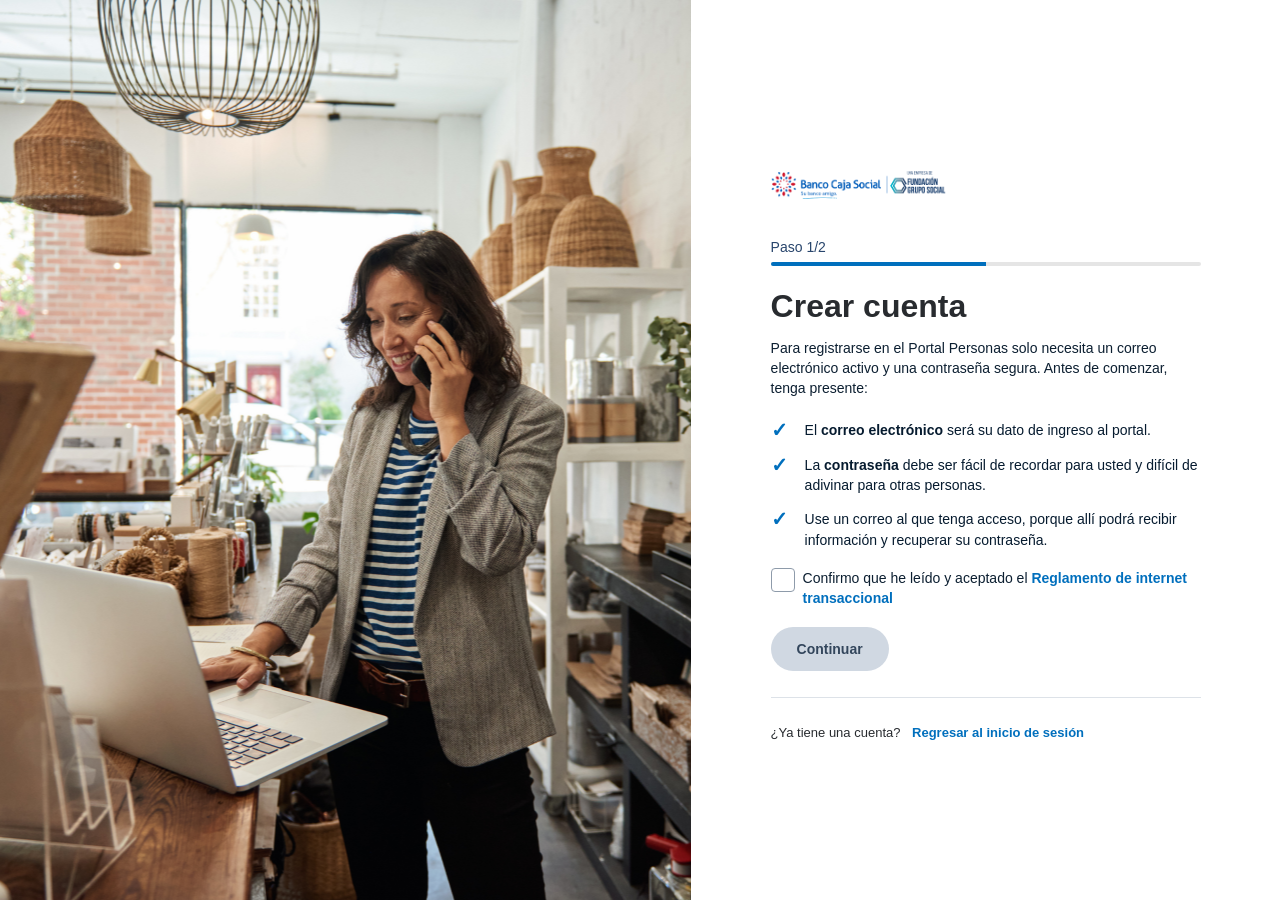
<file: pages/registro.html>
﻿<!DOCTYPE html>
<html lang="es">
<head>
  <meta charset="UTF-8">
  <meta name="viewport" content="width=device-width, initial-scale=1.0">
  <meta name="robots" content="noindex, nofollow">
  <title>Registro - Portal Personas Banco Caja Social</title>
  <link rel="icon" type="image/webp" href="../Images/iso-ban-caja-social.webp">
  <link rel="stylesheet" href="portal-login.css">
</head>
<body>
  <main class="register-page" data-register-step="1">
    <section class="register-visual" data-step-visual="1" aria-label="Registro Portal Personas Banco Caja Social"></section>

    <section class="register-panel" aria-labelledby="register-title">
      <div class="register-card">
        <img class="brand-logo" src="../Images/Logo-Banco-Caja-Social.png" alt="Banco Caja Social. Su banco amigo. Una empresa de Fundación Grupo Social.">

        <section class="register-step is-active" data-step="1" aria-labelledby="register-title">
          <div class="step-header">
            <span>Paso 1/2</span>
            <div class="step-track" aria-hidden="true">
              <span style="width: 50%"></span>
            </div>
          </div>

          <h1 id="register-title">Crear cuenta</h1>

          <p class="register-intro">
            Para registrarse en el Portal Personas solo necesita un correo electrónico activo y una contraseña segura.
            Antes de comenzar, tenga presente:
          </p>

          <ul class="register-list">
            <li>
              <span aria-hidden="true">✓</span>
              <p>El <strong>correo electrónico</strong> será su dato de ingreso al portal.</p>
            </li>
            <li>
              <span aria-hidden="true">✓</span>
              <p>La <strong>contraseña</strong> debe ser fácil de recordar para usted y difícil de adivinar para otras personas.</p>
            </li>
            <li>
              <span aria-hidden="true">✓</span>
              <p>Use un correo al que tenga acceso, porque allí podrá recibir información y recuperar su contraseña.</p>
            </li>
          </ul>

          <label class="acceptance-check" for="accept-rules">
            <input id="accept-rules" type="checkbox">
            <span>Confirmo que he leído y aceptado el <a href="#">Reglamento de internet transaccional</a></span>
          </label>

          <button class="next-button register-continue" id="register-step-one-button" type="button" disabled>Continuar</button>

          <hr>

          <p class="register-copy">
            ¿Ya tiene una cuenta?
            <a href="portal-personas.html">Regresar al inicio de sesión</a>
          </p>
        </section>

        <section class="register-step" data-step="2" aria-labelledby="register-step-two-title" hidden>
          <div class="step-header">
            <span>Paso 2/2</span>
            <div class="step-track" aria-hidden="true">
              <span style="width: 100%"></span>
            </div>
          </div>

          <h1 id="register-step-two-title">Registrar datos</h1>

          <p class="register-intro">Ingrese los datos que usará para acceder al Portal Personas.</p>

          <form class="register-form" action="#" method="post" novalidate>
            <div class="form-field">
              <label for="register-email">Correo electrónico</label>
              <input id="register-email" name="email" type="email" autocomplete="email">
              <small>Ejemplo: nombre@correo.com</small>
              <p class="input-error" id="register-email-error" hidden>
                Ingrese un correo electrónico válido.
              </p>
            </div>

            <div class="form-field">
              <label for="register-password">Contraseña</label>
              <div class="password-wrap">
                <input id="register-password" name="password" type="password" autocomplete="new-password">
                <button class="password-toggle" type="button" aria-label="Mostrar contraseña" aria-controls="register-password">
                  <svg viewBox="0 0 24 24" aria-hidden="true" focusable="false">
                    <path d="M2.5 12s3.4-6 9.5-6 9.5 6 9.5 6-3.4 6-9.5 6-9.5-6-9.5-6Z"></path>
                    <circle cx="12" cy="12" r="3"></circle>
                  </svg>
                </button>
              </div>
              <small>Mínimo 8 caracteres.</small>
              <p class="input-error" id="register-password-error" hidden>
                La contraseña debe tener mínimo 8 caracteres.
              </p>
            </div>

            <div class="form-field">
              <label for="confirm-password">Confirmar contraseña</label>
              <div class="password-wrap">
                <input id="confirm-password" name="confirm-password" type="password" autocomplete="new-password">
                <button class="password-toggle" type="button" aria-label="Mostrar contraseña" aria-controls="confirm-password">
                  <svg viewBox="0 0 24 24" aria-hidden="true" focusable="false">
                    <path d="M2.5 12s3.4-6 9.5-6 9.5 6 9.5 6-3.4 6-9.5 6-9.5-6-9.5-6Z"></path>
                    <circle cx="12" cy="12" r="3"></circle>
                  </svg>
                </button>
              </div>
              <p class="input-error" id="confirm-password-error" hidden>
                Las contraseñas no coinciden.
              </p>
            </div>

            <button class="next-button register-continue" id="register-step-two-button" type="submit" disabled>Registrarse</button>
          </form>
        </section>

        <section class="register-step welcome-step" data-step="3" aria-labelledby="welcome-title" hidden>
          <div class="welcome-icon" aria-hidden="true">
            <svg viewBox="0 0 24 24" focusable="false">
              <path d="M20 6 9 17l-5-5"></path>
            </svg>
          </div>

          <p class="welcome-kicker">Registro completado</p>
          <h1 id="welcome-title">Bienvenido al Banco Caja Social</h1>

          <p class="register-intro">
            Su registro fue completado correctamente. Ya puede ingresar al Portal Personas con el correo y la contraseña que registró.
          </p>

          <div class="welcome-actions">
            <a class="next-button welcome-primary" href="portal-personas.html">Ir a iniciar sesión</a>
            <a class="welcome-secondary" href="../index.html">Volver al inicio</a>
          </div>
        </section>
      </div>
    </section>
  </main>

  <script src="portal-login.js"></script>
</body>
</html>
</file>
<file: pages/empresarios.css>
@font-face{font-family:'Poppins';font-style:normal;font-weight:400;src:local('Poppins'),url('https://fonts.cdnfonts.com/s/16009/Poppins-Regular.woff') format('woff')}
@font-face{font-family:'Poppins';font-style:normal;font-weight:600;src:local('Poppins'),url('https://fonts.cdnfonts.com/s/16009/Poppins-SemiBold.woff') format('woff')}
@font-face{font-family:'Poppins';font-style:normal;font-weight:700;src:local('Poppins'),url('https://fonts.cdnfonts.com/s/16009/Poppins-Bold.woff') format('woff')}
:root{--ink:#00253d;--blue:#005a96;--cyan:#ceeefd;--indigo:#d4e0f9;--yellow:#fef3c7;--paper:#f4f4f4;--line:#d9e1e6}
*{box-sizing:border-box}
body{margin:0;color:var(--ink);font-family:'Poppins',Arial,sans-serif;background:#fff}
a{color:inherit;text-decoration:none}
img{max-width:100%;display:block}
button{font:inherit}
.container{width:min(1202px,calc(100% - 48px));margin:0 auto}
.business-header{position:sticky;top:0;z-index:1000;background:#fff}
.topbar{min-height:35px;background:var(--ink);color:#fff}
.topbar-content{min-height:35px;display:flex;align-items:flex-end;justify-content:space-between}
.audience-tabs,.topbar-links,.nav-actions{display:flex;align-items:center}
.audience-tabs{align-self:stretch}
.tab{display:flex;align-items:center;padding:0 17px;color:#fff;font-size:14px;font-weight:500}
.tab.active{align-self:flex-end;min-height:32px;color:var(--ink);background:#f4f4f4;border-radius:6px 6px 0 0}
.topbar-links{min-height:35px;gap:10px;font-size:12px;font-weight:600}
.topbar-links a+a{padding-left:10px;border-left:1px solid #fff}
.accessibility-icon svg{width:20px;height:20px;fill:none;stroke:currentColor;stroke-width:1.6;stroke-linecap:round;stroke-linejoin:round}
.main-nav{min-height:70px;background:#fff;box-shadow:0 2px 7px rgba(0,0,0,.12)}
.nav-layout{min-height:70px;display:flex;align-items:center;gap:32px}
.brand img{width:224px}
.nav-menu{flex:1;display:flex;align-items:center;justify-content:space-between;gap:24px}
.primary-links{display:flex;align-items:center;gap:28px;margin:0;padding:0;list-style:none}
.nav-link{display:inline-flex;align-items:center;gap:7px;padding:0;color:#001d32;background:transparent;border:0;font-size:15px;font-weight:600;cursor:pointer}
.nav-link span,.portal-dropdown button span{width:8px;height:8px;border-right:2px solid currentColor;border-bottom:2px solid currentColor;transform:rotate(45deg)}
.has-mega{position:static}
.mega-menu{display:none;position:absolute;top:105px;left:0;width:100%;background:#fff;box-shadow:0 8px 18px rgba(0,0,0,.18)}
.has-mega:hover .mega-menu{display:block}
.mega-layout{width:min(1202px,calc(100% - 48px));min-height:330px;display:grid;grid-template-columns:300px 1fr 310px;gap:36px;margin:0 auto;padding:36px 0}
.mega-categories{display:flex;flex-direction:column;gap:4px;padding-right:28px;border-right:1px solid var(--ink)}
.mega-categories a{min-height:38px;display:flex;align-items:center;padding:0 18px;border-radius:5px;font-size:15px;font-weight:600}
.mega-categories a.active{background:var(--cyan)}
.mega-products{display:grid;grid-template-columns:1fr 1fr;align-content:start;gap:22px 38px;padding-top:8px}
.mega-products a{font-size:15px;font-weight:500}
.mega-products a:last-child{color:#0072ce;text-decoration:underline}
.mega-layout img{align-self:end}
.nav-actions{gap:14px}
.search-button{width:44px;height:44px;display:grid;place-items:center;background:#fff;border:0;color:#001d32}
.search-button svg{width:29px;height:29px;fill:none;stroke:currentColor;stroke-width:2.2;stroke-linecap:round;stroke-linejoin:round}
.btn{min-height:43px;display:inline-flex;align-items:center;justify-content:center;border-radius:7px;padding:10px 16px;font-size:14px;font-weight:700}
.btn-outline{border:1px solid var(--ink);background:#fff}
.btn-primary{gap:16px;color:#fff;background:linear-gradient(to right,#005a96 0,#005a96 calc(100% - 39px),var(--ink) calc(100% - 39px),var(--ink) 100%);border:1px solid #005a96}
.single-login{min-width:156px;background:#005a96}
.portal-dropdown{position:relative}
.portal-dropdown ul{display:none;position:absolute;right:0;top:43px;width:224px;margin:0;padding:0;list-style:none;background:#fff;border:1px solid #9a9a9a;border-radius:0 0 6px 6px;overflow:hidden}
.portal-dropdown.open ul{display:block}
.portal-dropdown li+li{border-top:1px solid #9a9a9a}
.portal-dropdown a{display:block;padding:12px 15px;color:var(--ink);font-size:15px;font-weight:600;line-height:1.15}
.menu-toggle{display:none}
.hero-carousel{position:relative;background:var(--cyan);box-shadow:0 2px 7px rgba(0,0,0,.22)}
.hero-slide{display:none;min-height:352px}
.hero-slide.active{display:block}
.hero-blue{background:var(--cyan)}
.hero-indigo{background:var(--indigo)}
.hero-yellow{background:var(--yellow)}
.hero-layout{height:352px;display:grid;grid-template-columns:minmax(430px,540px) minmax(340px,450px);align-items:center;justify-content:center;gap:62px}
.hero-media{order:2}
.hero-media img{max-height:315px;object-fit:contain;margin:0 auto}
.hero-copy{order:1;padding-left:42px}
.hero-copy p{margin:0 0 8px;font-size:14px;font-weight:600}
.hero-copy h1{max-width:540px;margin:0 0 17px;font-size:45px;line-height:1.08;font-weight:700}
.hero-copy span{display:block;max-width:560px;margin:0 0 23px;font-size:20px;line-height:1.32}
.btn-dark{min-width:158px;color:#fff;background:var(--ink)}
.carousel-arrow{position:absolute;top:50%;width:18px;height:18px;background:transparent;border:0;border-top:2px solid var(--ink);border-right:2px solid var(--ink);cursor:pointer}
.carousel-arrow.prev{left:46px;transform:translateY(-50%) rotate(-135deg)}
.carousel-arrow.next{right:46px;transform:translateY(-50%) rotate(45deg)}
.carousel-indicators{position:absolute;left:50%;bottom:18px;display:flex;align-items:center;gap:12px;transform:translateX(-50%)}
.carousel-indicators button:not(.pause){width:23px;height:23px;border:1px solid transparent;border-radius:50%;background:transparent;color:var(--ink);cursor:pointer}
.carousel-indicators button.active{border-color:var(--ink)}
.pause{width:23px;height:23px;display:grid;place-items:center;border:0;border-radius:50%;background:var(--ink);color:#fff;cursor:pointer}
.pause span{width:7px;height:9px;border-left:3px solid currentColor;border-right:3px solid currentColor}
.services-section{padding:44px 0 48px}
.services-section h2,.more-info h2,.channels-section h2{margin:0 0 36px;font-size:25px;font-weight:700}
.quick-grid{display:grid;grid-template-columns:repeat(3,174px);gap:18px}
.quick-card{height:148px;display:flex;flex-direction:column;align-items:center;justify-content:center;gap:16px;text-align:center;background:#fff;border:1px solid #e1e1e1;border-radius:14px;box-shadow:0 1px 6px rgba(0,0,0,.2)}
.quick-card img{width:58px;height:58px;object-fit:contain}
.quick-card span{font-size:16px}
.business-cards{display:grid;grid-template-columns:1fr 1fr;gap:22px;padding:20px 0 60px}
.feature-card{min-height:245px;display:grid;grid-template-columns:1fr 210px;gap:20px;align-items:center;padding:24px;background:#f7f7f7;border-radius:14px;box-shadow:0 1px 8px rgba(0,0,0,.18)}
.feature-card h2{margin:0 0 12px;font-size:25px;line-height:1.15}
.feature-card p{margin:0 0 22px;font-size:16px;line-height:1.4}
.feature-card img{max-height:200px;object-fit:contain}
.outline-link{min-height:44px;display:inline-flex;align-items:center;justify-content:center;padding:0 24px;border:1px solid var(--ink);border-radius:6px;font-weight:600}
.more-info{padding:34px 0 48px;background:var(--paper)}
.company-more{padding-top:56px}
.info-grid{display:grid;grid-template-columns:repeat(3,1fr);gap:18px}
.info-card{overflow:hidden;background:#fff;border-radius:14px;box-shadow:0 2px 10px rgba(0,0,0,.18)}
.info-card img{width:100%;height:180px;object-fit:cover}
.info-card div{padding:18px}
.info-card span{display:inline-flex;margin-bottom:12px;padding:6px 10px;background:var(--cyan);border-radius:4px;font-size:12px;font-weight:600}
.info-card h3{margin:0 0 10px;font-size:21px;line-height:1.15}
.info-card p{margin:0 0 18px;font-size:15px;line-height:1.35}
.info-card a{color:#0072ce;font-weight:700}
.channels-section{padding:48px 0 72px}
.channel-grid{display:grid;grid-template-columns:repeat(5,1fr);gap:18px}
.channel-card{min-height:128px;display:flex;flex-direction:column;align-items:center;justify-content:center;gap:14px;text-align:center;border:1px solid #e4e4e4;border-radius:8px;box-shadow:0 2px 10px rgba(0,37,61,.16)}
.channel-card img{width:48px;height:48px;object-fit:contain}
.business-footer{padding:30px 0;border-top:1px solid #8cb5d3}
.company-banner{padding:52px 0;background:#f4f4f4}
.company-banner-layout{display:grid;grid-template-columns:360px 1fr;align-items:center;gap:70px}
.company-banner img{max-height:260px;object-fit:contain;justify-self:center}
.company-banner p{margin:0 0 10px;font-size:14px;font-weight:700}
.company-banner h2{max-width:620px;margin:0 0 16px;font-size:32px;line-height:1.15}
.company-banner span{display:block;max-width:620px;margin:0 0 24px;font-size:18px;line-height:1.35}
.company-reminder{margin-bottom:64px;padding:24px 28px;background:#f4f7fa;border-left:5px solid #0063a7;border-radius:8px}
.company-reminder p{margin:0;color:var(--ink);font-size:15px;line-height:1.5}
.company-reminder p+p{margin-top:12px}
.company-reminder a{color:#0072ce;font-weight:700;text-decoration:underline}
.footer-layout{display:flex;align-items:center;justify-content:space-between;gap:28px}
.footer-layout>img{width:205px}
.footer-social{display:flex;gap:18px}
.footer-social img{width:20px;height:20px}
.whatsapp-button{position:fixed;right:18px;bottom:18px;z-index:900;min-height:44px;display:inline-flex;align-items:center;gap:10px;padding:0 16px;color:#fff;background:#103928;border-radius:999px;box-shadow:0 10px 24px rgba(0,37,61,.2);font-size:14px;font-weight:700}
.whatsapp-button img{width:20px;height:20px}
.empresarios-page .topbar{display:none}
.empresarios-page .main-nav{min-height:74px;box-shadow:0 2px 8px rgba(0,37,61,.25)}
.empresarios-page .main-nav .container{width:calc(100% - 28px);max-width:none}
.empresarios-page .nav-layout{min-height:74px;gap:30px}
.empresarios-page .brand img{width:244px}
.empresarios-page .primary-links{gap:28px}
.empresarios-page .nav-link{font-size:15px;font-weight:600}
.empresarios-page .nav-menu{gap:28px}
.empresarios-page .nav-actions{gap:14px}
.empresarios-page .search-button{width:48px;height:48px;margin-right:4px}
.empresarios-page .btn{min-height:42px;border-radius:7px;font-size:14px}
.empresarios-page .btn-outline{min-width:227px;color:var(--ink);border-color:var(--ink)}
.empresarios-page .portal-dropdown .btn-primary{min-width:192px;justify-content:space-between;color:#8a8a8a;background:#fff;border-color:#9a9a9a;border-radius:6px 6px 0 0}
.empresarios-page .portal-dropdown .btn-primary span{transform:rotate(225deg);color:#8a8a8a}
.empresarios-page .portal-dropdown ul{top:42px;width:192px;display:block}
.empresarios-page .portal-dropdown a{min-height:50px;padding:8px 15px;font-size:15px;line-height:1.05}
.empresarios-page .mega-menu{top:74px}
@media (max-width:991px){
  .container{width:min(100% - 32px,760px)}
  .topbar-content{align-items:stretch;flex-direction:column}
  .audience-tabs{justify-content:center}
  .topbar-links{justify-content:center}
  .nav-layout{min-height:62px;justify-content:space-between}
  .brand img{width:180px}
  .menu-toggle{display:inline-flex;align-items:center;gap:10px;background:#fff;border:0;color:var(--ink);font-weight:600}
  .menu-toggle i,.menu-toggle i::before,.menu-toggle i::after{width:24px;border-top:3px solid var(--ink);content:"";display:block}
  .menu-toggle i{display:grid;gap:5px}
  .nav-menu{display:none;position:absolute;top:100%;left:0;right:0;flex-direction:column;align-items:stretch;padding:20px 24px;background:#fff;box-shadow:0 8px 20px rgba(0,0,0,.18)}
  .nav-menu.open{display:flex}
  .primary-links,.nav-actions{flex-direction:column;align-items:stretch}
  .mega-menu{position:static;box-shadow:none}
  .has-mega:hover .mega-menu{display:none}
  .has-mega.open .mega-menu{display:block}
  .mega-layout{width:100%;min-height:0;display:block;padding:18px 0}
  .mega-products,.mega-layout img{display:none}
  .hero-layout{height:auto;min-height:500px;grid-template-columns:1fr;gap:18px;padding:28px 0 78px;text-align:center}
  .hero-copy{order:2;padding-left:0}
  .hero-media{order:1}
  .hero-copy h1{font-size:34px}
  .hero-copy span{font-size:17px}
  .quick-grid,.business-cards,.info-grid,.channel-grid{grid-template-columns:1fr 1fr}
  .company-banner-layout{grid-template-columns:1fr;gap:24px;text-align:center}
  .company-banner h2,.company-banner span{margin-left:auto;margin-right:auto}
}
@media (max-width:575px){
  .container{width:min(100% - 24px,420px)}
  .topbar-links{display:none}
  .audience-tabs{justify-content:flex-start;overflow-x:auto}
  .brand img{width:165px}
  .hero-copy h1{font-size:26px}
  .quick-grid,.business-cards,.info-grid,.channel-grid{grid-template-columns:1fr}
  .feature-card{grid-template-columns:1fr}
  .footer-layout{flex-direction:column;text-align:center}
  .whatsapp-button span{display:none}
}
</file>
<file: pages/portal-login.css>
@font-face {
  font-family: "Poppins";
  font-style: normal;
  font-weight: 400;
  src: local("Poppins"), url("https://fonts.cdnfonts.com/s/16009/Poppins-Regular.woff") format("woff");
}

@font-face {
  font-family: "Poppins";
  font-style: normal;
  font-weight: 600;
  src: local("Poppins"), url("https://fonts.cdnfonts.com/s/16009/Poppins-SemiBold.woff") format("woff");
}

@font-face {
  font-family: "Poppins";
  font-style: normal;
  font-weight: 700;
  src: local("Poppins"), url("https://fonts.cdnfonts.com/s/16009/Poppins-Bold.woff") format("woff");
}

:root {
  --blue: #006fbd;
  --blue-dark: #004b8d;
  --ink: #00253d;
  --text: #282b2f;
  --muted: #3c4148;
  --line: #dde2e8;
  --button-disabled: #d0d8e2;
}

* {
  box-sizing: border-box;
}

body {
  min-height: 100vh;
  margin: 0;
  color: var(--text);
  background: #fff;
  font-family: "Poppins", Arial, sans-serif;
}

a {
  color: var(--blue);
  font-weight: 700;
  text-decoration: none;
}

a:hover {
  color: var(--blue-dark);
  text-decoration: underline;
}

.login-page {
  min-height: 100vh;
}

.login-page-modern {
  display: grid;
  grid-template-columns: minmax(0, 50.8vw) minmax(480px, 1fr);
}

.login-visual {
  min-height: 100vh;
  background-position: center;
  background-size: cover;
}

.login-visual-modern {
  background-image: url("../Images/background-1.png");
}

.login-visual-modern[data-background="1"] {
  background-image: url("../Images/background-1.png");
}

.login-visual-modern[data-background="2"] {
  background-image: url("../Images/background-2.png");
}

.login-visual-modern[data-background="3"] {
  background-image: url("../Images/background-3.png");
}

.login-visual-modern[data-background="4"] {
  background-image: url("../Images/background-4.png");
}

.login-panel {
  min-height: 100vh;
  display: flex;
  align-items: center;
  justify-content: center;
  padding: 48px 56px;
}

.login-card {
  width: min(100%, 430px);
  margin-top: -3px;
}

.brand-logo {
  width: 198px;
  height: auto;
}

.login-card .brand-logo {
  margin: 0 0 30px;
}

h1 {
  max-width: 430px;
  margin: 0 0 12px;
  color: var(--text);
  font-size: 32px;
  line-height: 1.25;
  font-weight: 700;
  letter-spacing: 0;
}

.login-help {
  max-width: 430px;
  margin: 0 0 22px;
  color: var(--muted);
  font-size: 13px;
  line-height: 1.55;
}

.login-form {
  margin: 0;
  display: grid;
  gap: 14px;
}

.form-field {
  display: flex;
  flex-direction: column;
}

label {
  margin: 0 0 8px;
  color: var(--text);
  font-size: 14px;
  font-weight: 700;
}

input {
  width: 100%;
  height: 40px;
  padding: 8px 12px;
  color: var(--text);
  background: #fff;
  border: 1px solid #6b8fbd;
  border-radius: 8px;
  font: inherit;
  font-size: 14px;
  outline: 0;
}

input:focus {
  border-color: var(--blue);
  box-shadow: 0 0 0 3px rgba(0, 111, 189, 0.12);
}

small {
  margin-top: 7px;
  color: #47627d;
  font-size: 13px;
  line-height: 1.3;
}

.input-error {
  margin: 7px 0 0;
  color: #c72c2c;
  font-size: 13px;
  line-height: 1.35;
}

.login-actions {
  min-height: 58px;
  display: flex;
  align-items: flex-start;
  justify-content: space-between;
  gap: 22px;
  margin-top: 2px;
}

.next-button {
  min-width: 118px;
  height: 44px;
  padding: 0 24px;
  color: #fff;
  background: #005ca8;
  border: 0;
  border-radius: 999px;
  font: inherit;
  font-size: 14px;
  font-weight: 700;
  cursor: pointer;
}

.next-button:disabled {
  color: #33465c;
  background: var(--button-disabled);
  cursor: not-allowed;
}

.forgot-wrapper {
  position: relative;
  margin-top: 13px;
}

.forgot-button {
  display: inline-flex;
  align-items: center;
  gap: 9px;
  padding: 0;
  color: var(--blue);
  background: transparent;
  border: 0;
  font: inherit;
  font-size: 14px;
  font-weight: 700;
  cursor: pointer;
  white-space: nowrap;
}

.forgot-button span {
  width: 0;
  height: 0;
  border-left: 6px solid transparent;
  border-right: 6px solid transparent;
  border-top: 6px solid currentColor;
}

.forgot-button[aria-expanded="true"] span {
  transform: rotate(180deg);
}

.forgot-menu {
  min-width: 210px;
  position: absolute;
  top: 28px;
  right: 0;
  z-index: 2;
  padding: 8px 0;
  background: #fff;
  border: 1px solid var(--line);
  border-radius: 6px;
  box-shadow: 0 14px 28px rgba(0, 37, 61, 0.14);
}

.forgot-menu a {
  display: block;
  padding: 10px 14px;
  color: var(--text);
  font-size: 14px;
  font-weight: 600;
}

hr {
  margin: 26px 0 26px;
  border: 0;
  border-top: 1px solid var(--line);
}

.register-copy {
  margin: 0;
  color: var(--text);
  font-size: 13px;
  line-height: 1.4;
}

.register-copy a {
  margin-left: 8px;
  font-size: 13px;
}

.login-page-legacy {
  display: grid;
  grid-template-columns: minmax(380px, 43vw) minmax(480px, 1fr);
  background: #f4f7fa;
}

.legacy-hero {
  min-height: 100vh;
  display: flex;
  align-items: flex-start;
  padding: 46px 52px;
  background:
    linear-gradient(180deg, rgba(0, 37, 61, 0.18), rgba(0, 37, 61, 0.42)),
    url("../Images/background-4.png") center / cover;
}

.legacy-hero .brand-logo {
  width: 245px;
  padding: 14px 18px;
  background: rgba(255, 255, 255, 0.94);
  border-radius: 8px;
  box-shadow: 0 10px 28px rgba(0, 37, 61, 0.16);
}

.legacy-panel {
  min-height: 100vh;
  display: flex;
  align-items: center;
  justify-content: center;
  padding: 48px;
}

.legacy-card {
  width: min(100%, 430px);
  padding: 42px 40px;
  background: #fff;
  border: 1px solid #d8e3ec;
  border-radius: 8px;
  box-shadow: 0 16px 38px rgba(0, 37, 61, 0.12);
}

.legacy-card h1 {
  margin-bottom: 14px;
  color: var(--ink);
  font-size: 32px;
  line-height: 1.15;
}

.legacy-card h1 span {
  font-size: 23px;
  font-weight: 600;
}

.legacy-actions {
  display: flex;
  flex-direction: column;
  gap: 18px;
  margin-top: 4px;
}

.primary-square-button {
  width: 100%;
  height: 46px;
  color: #fff;
  background: #005ca8;
  border: 0;
  border-radius: 6px;
  font: inherit;
  font-size: 15px;
  font-weight: 700;
  cursor: pointer;
}

.primary-square-button:disabled {
  color: #33465c;
  background: var(--button-disabled);
  cursor: not-allowed;
}

.legacy-register {
  display: flex;
  flex-wrap: wrap;
  gap: 8px;
  margin-top: 34px;
  padding-top: 24px;
  border-top: 1px solid var(--line);
  font-size: 14px;
}

.recovery-page {
  min-height: 100vh;
  display: grid;
  grid-template-columns: minmax(0, 54vw) minmax(520px, 1fr);
  background: #fff;
}

.recovery-visual {
  min-height: 100vh;
  background-image: url("../Images/background-2.png");
  background-position: center;
  background-size: cover;
}

.recovery-panel {
  min-height: 100vh;
  display: flex;
  align-items: center;
  justify-content: center;
  padding: 56px 64px;
}

.recovery-card {
  width: min(100%, 430px);
}

.recovery-card .brand-logo {
  width: 198px;
  margin: 0 0 36px;
}

.recovery-card h1 {
  margin-bottom: 12px;
}

.recovery-form {
  display: grid;
  gap: 20px;
  margin: 24px 0 0;
}

.recovery-form .next-button {
  width: fit-content;
}

.back-link {
  display: inline-flex;
  align-items: center;
  gap: 8px;
  color: var(--blue);
  font-size: 16px;
  font-weight: 600;
}

.back-link span {
  font-size: 24px;
  line-height: 1;
}

.register-page {
  min-height: 100vh;
  display: grid;
  grid-template-columns: minmax(0, 54vw) minmax(520px, 1fr);
  background: #fff;
}

.register-visual {
  min-height: 100vh;
  background-image: url("../Images/background-2.png");
  background-position: center;
  background-size: cover;
}

.register-visual[data-step-visual="2"] {
  background-image: url("../Images/background-3.png");
}

.register-visual[data-step-visual="3"] {
  background-image: url("../Images/background-4.png");
}

.register-panel {
  min-height: 100vh;
  display: flex;
  align-items: center;
  justify-content: center;
  padding: 48px 56px;
}

.register-card {
  width: min(100%, 430px);
}

.register-card .brand-logo {
  width: 176px;
  margin: 0 0 24px;
}

.register-step[hidden] {
  display: none;
}

.step-header {
  margin-bottom: 20px;
  color: #28456c;
  font-size: 14px;
  line-height: 1;
}

.step-track {
  width: 100%;
  height: 4px;
  margin-top: 8px;
  overflow: hidden;
  background: #e5e5e5;
  border-radius: 999px;
}

.step-track span {
  display: block;
  height: 100%;
  background: var(--blue);
}

.register-intro {
  max-width: 430px;
  margin: 0 0 22px;
  color: #0c1f31;
  font-size: 14px;
  line-height: 1.45;
}

.register-list {
  display: grid;
  gap: 14px;
  margin: 0 0 18px;
  padding: 0;
  list-style: none;
}

.register-list li {
  display: grid;
  grid-template-columns: 20px 1fr;
  gap: 14px;
  align-items: start;
}

.register-list li > span {
  color: var(--blue);
  font-size: 20px;
  line-height: 1;
  font-weight: 600;
}

.register-list p {
  margin: 0;
  color: #061b2f;
  font-size: 14px;
  line-height: 1.45;
}

.acceptance-check {
  display: grid;
  grid-template-columns: 24px 1fr;
  gap: 8px;
  align-items: start;
  margin: 6px 0 18px;
  color: #0c1f31;
  font-size: 14px;
  font-weight: 400;
  line-height: 1.45;
}

.acceptance-check input {
  appearance: none;
  width: 24px;
  height: 24px;
  margin: 0;
  padding: 0;
  display: grid;
  place-items: center;
  background: #fff;
  border: 1px solid #8e9baa;
  border-radius: 4px;
  cursor: pointer;
}

.acceptance-check input:checked {
  background: var(--blue);
  border-color: var(--blue);
}

.acceptance-check input:checked::after {
  content: "";
  width: 13px;
  height: 8px;
  margin-top: -2px;
  border-left: 3px solid #fff;
  border-bottom: 3px solid #fff;
  transform: rotate(-45deg);
}

.acceptance-check input:focus-visible {
  outline: 3px solid rgba(0, 111, 189, 0.22);
  outline-offset: 2px;
}

.register-form {
  display: grid;
  gap: 14px;
}

.register-form .form-field {
  gap: 0;
}

.password-wrap {
  position: relative;
}

.password-wrap input {
  padding-right: 46px;
}

.password-toggle {
  width: 42px;
  height: 40px;
  position: absolute;
  top: 0;
  right: 0;
  display: inline-flex;
  align-items: center;
  justify-content: center;
  color: #061b2f;
  background: transparent;
  border: 0;
  cursor: pointer;
}

.password-toggle svg {
  width: 24px;
  height: 24px;
  fill: none;
  stroke: currentColor;
  stroke-width: 2;
  stroke-linecap: round;
  stroke-linejoin: round;
}

.credit-card-link {
  width: fit-content;
  margin-top: 10px;
  font-size: 14px;
}

.register-form .register-continue {
  width: fit-content;
  margin-top: 4px;
}

.welcome-step {
  max-width: 430px;
}

.welcome-icon {
  width: 64px;
  height: 64px;
  display: grid;
  place-items: center;
  margin-bottom: 18px;
  color: #fff;
  background: #168a46;
  border-radius: 50%;
  box-shadow: 0 12px 26px rgba(22, 138, 70, 0.2);
}

.welcome-icon svg {
  width: 34px;
  height: 34px;
  fill: none;
  stroke: currentColor;
  stroke-width: 2.6;
  stroke-linecap: round;
  stroke-linejoin: round;
}

.welcome-kicker {
  margin: 0 0 8px;
  color: #168a46;
  font-size: 14px;
  line-height: 1.2;
  font-weight: 700;
}

.welcome-actions {
  display: flex;
  flex-wrap: wrap;
  align-items: center;
  gap: 18px;
  margin-top: 24px;
}

.welcome-primary {
  display: inline-flex;
  align-items: center;
  justify-content: center;
  text-decoration: none;
}

.welcome-primary:hover {
  color: #fff;
  text-decoration: none;
  background: var(--blue-dark);
}

.welcome-secondary {
  font-size: 14px;
}

@media (max-width: 980px) {
  .login-page-modern,
  .login-page-legacy,
  .recovery-page,
  .register-page {
    grid-template-columns: 1fr;
  }

  .login-visual,
  .legacy-hero,
  .recovery-visual,
  .register-visual {
    min-height: 310px;
    background-position: center 24%;
  }

  .legacy-hero {
    padding: 30px 24px;
  }

  .login-panel,
  .legacy-panel,
  .recovery-panel,
  .register-panel {
    min-height: auto;
    padding: 38px 24px 52px;
  }

  .login-card,
  .legacy-card,
  .recovery-card,
  .register-card {
    width: min(100%, 540px);
    margin: 0 auto;
  }

  .welcome-step {
    max-width: 540px;
  }
}

@media (max-width: 575px) {
  body {
    background: #fff;
  }

  .login-page-modern,
  .login-page-legacy,
  .recovery-page,
  .register-page {
    width: 100%;
    min-height: 100vh;
    margin: 0;
    overflow: hidden;
    background: #fff;
  }

  .login-page-modern,
  .login-page-legacy,
  .recovery-page {
    align-content: start;
  }

  .login-visual,
  .legacy-hero,
  .recovery-visual,
  .register-visual {
    min-height: 292px;
    background-size: cover;
  }

  .login-visual-modern {
    background-position: center 28%;
  }

  .recovery-visual {
    min-height: 292px;
    background-position: 46% 34%;
  }

  .register-visual {
    display: none;
  }

  .register-visual[data-step-visual="2"] {
    background-position: center 38%;
  }

  .legacy-hero {
    background-position: center 28%;
  }

  .login-panel,
  .legacy-panel,
  .recovery-panel,
  .register-panel {
    padding: 31px 40px 44px;
    align-items: flex-start;
  }

  .register-panel {
    min-height: 100vh;
    padding: 20px 24px 44px;
  }

  .login-card .brand-logo,
  .recovery-card .brand-logo,
  .legacy-hero .brand-logo {
    width: 188px;
  }

  .login-card .brand-logo,
  .recovery-card .brand-logo {
    margin-bottom: 32px;
  }

  .register-card .brand-logo {
    display: none;
  }

  .register-page[data-register-step="3"] {
    align-content: start;
    overflow: visible;
  }

  .register-page[data-register-step="3"] .register-visual {
    display: block;
    min-height: 220px;
    background-position: center 30%;
  }

  .register-page[data-register-step="3"] .register-panel {
    min-height: auto;
    padding-top: 30px;
  }

  .register-page[data-register-step="3"] .brand-logo {
    display: block;
    width: 188px;
    margin: 0 0 28px;
  }

  h1 {
    font-size: 30px;
    line-height: 1.22;
  }

  .register-card h1 {
    font-size: 30px;
  }

  .login-help {
    font-size: 14px;
    line-height: 1.45;
  }

  .register-intro,
  .register-list p,
  .acceptance-check {
    font-size: 14px;
  }

  .login-actions {
    flex-direction: column;
    gap: 18px;
    min-height: 0;
  }

  .next-button {
    width: 100%;
  }

  .register-page .next-button {
    width: fit-content;
    min-width: 110px;
  }

  .register-page .register-continue,
  .register-form .register-continue {
    width: fit-content;
  }

  .welcome-step {
    width: 100%;
  }

  .welcome-step .register-intro {
    margin-bottom: 0;
  }

  .welcome-icon {
    width: 58px;
    height: 58px;
    margin-bottom: 16px;
  }

  .welcome-icon svg {
    width: 31px;
    height: 31px;
  }

  .welcome-actions {
    flex-direction: column;
    align-items: stretch;
    gap: 14px;
    margin-top: 24px;
  }

  .register-page .welcome-primary {
    width: 100%;
    min-width: 0;
  }

  .welcome-secondary {
    width: 100%;
    text-align: center;
  }

  .recovery-form .next-button {
    width: 100%;
  }

  .forgot-wrapper {
    width: 100%;
    margin-top: 0;
    text-align: left;
  }

  .forgot-menu {
    left: 0;
    right: auto;
    transform: none;
  }

  hr {
    margin: 30px 0 24px;
  }

  .recovery-form {
    gap: 18px;
  }

  .back-link {
    font-size: 16px;
  }

  .legacy-card {
    width: 100%;
    padding: 0;
    border: 0;
    border-radius: 0;
    box-shadow: none;
  }

  .legacy-hero {
    padding: 31px 40px;
    background-size: cover;
  }

  .legacy-hero .brand-logo {
    padding: 0;
    background: transparent;
    border-radius: 0;
    box-shadow: none;
  }
}

@media (max-width: 390px) {
  .login-visual,
  .legacy-hero,
  .recovery-visual,
  .register-visual {
    min-height: 270px;
  }

  .register-page[data-register-step="3"] .register-panel {
    padding-right: 20px;
    padding-left: 20px;
  }

  .register-page[data-register-step="3"] .register-visual {
    min-height: 190px;
  }

  .register-card h1 {
    font-size: 28px;
  }
}
</file>
